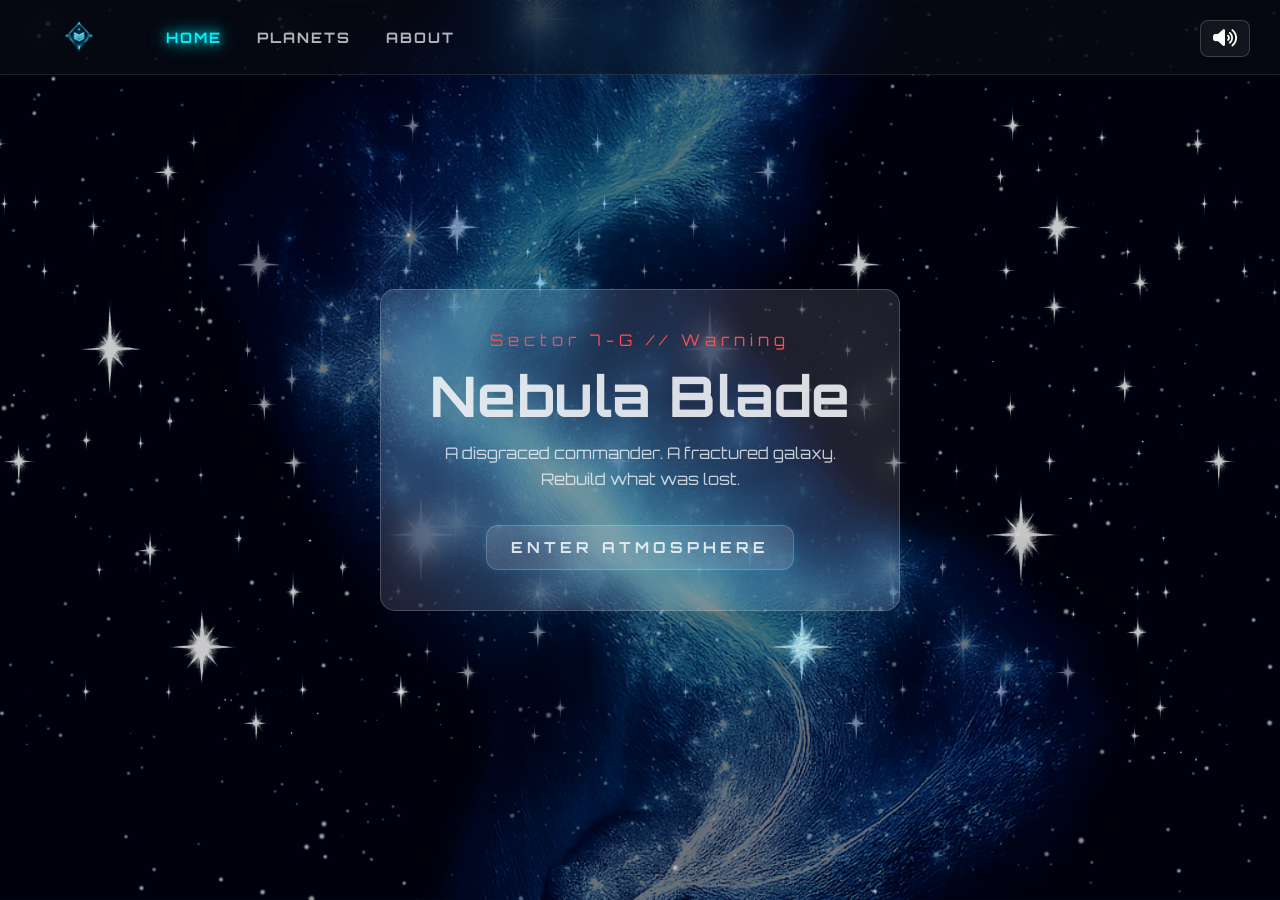
<file: index.html>
<!DOCTYPE html>
<html lang="en">
<head>
  <meta charset="UTF-8" />
  <meta name="viewport" content="width=device-width, initial-scale=1.0" />
  <title>Nebula Blade | Welcome</title>
  <link rel="icon" type="image/png" href="assets/nav_icon.png">
  <link rel="stylesheet" href="styles/style.css" />
  <link rel="stylesheet" href="https://cdnjs.cloudflare.com/ajax/libs/font-awesome/6.4.2/css/all.min.css">
</head>
<body class="planet-page">

  <!-- BACKGROUND LAYERS -->
  <div class="space-layer back"></div>
  <div class="space-layer mid"></div>
  <div class="space-layer front"></div>

  <header class="nav-bar">
    <nav>
      <a href="index.html" class="logo">
        <img src="assets/nav_icon.png" alt="Nebula Blade Badge" class="nav-logo-img">
      </a>
      <div class="nav-links">
        <a href="index.html" class="active">Home</a>
        <a href="planets.html">Planets</a>
        <a href="about.html">About</a>
        <button id="soundToggle" class="nav-sound-btn">
        <i id="soundIcon" class="fa-solid fa-volume-high"></i>
        </button>
      </div>
    </nav>
  </header>

  <main class="center-wrapper">
    <!-- STAGE 1: LANDING -->
    <section id="landing-screen" class="glass-panel intro animate-in">
      <span class="eyebrow" style="color: #ff4d4d; letter-spacing: 5px;">Sector 7-G // Warning</span>
      <h1 style="font-size: 3.5rem; margin: 10px 0;">Nebula Blade</h1>
      <p>A disgraced commander. A fractured galaxy. Rebuild what was lost.</p>
      <button id="enter-atmosphere" class="glow-btn">Enter Atmosphere</button>
    </section>

    <!-- STAGE 2: STORY (Hidden by default) -->
    <section id="story-screen" class="glass-panel story-panel hidden" style="opacity: 0;">
      <div class="story-header">
        <span class="eyebrow" style="color: var(--accent);">Archive Decrypted // Log 01</span>
        <h2 style="font-size: 2rem; margin: 10px 0;">The Fall of the Fleet</h2>
      </div>
      <div class="story-content">
        <p>Once, you ruled the trade routes of the Core. Your word was law.</p>
        <p>But power breeds envy. A shadow coup stripped your rank and left you for dead.</p>
        <p><strong style="color: var(--accent);">Now, you have nothing but your blade.</strong> Collect every coin. Rebuild your sanctuary. Reclaim your legacy.</p>
      </div>
      <div class="actions">
        <button id="start-mission" class="glow-btn success">Initialize Mission</button>
      </div>
    </section>
  </main>

  <audio id="bg-music" src="assets/sounds/ambient.mp3" loop></audio>
  <audio id="clickSound" src="assets/sounds/click.wav"></audio>

  <script src="scripts/audio.js"></script>
  <script>
    const landing = document.getElementById('landing-screen');
    const story = document.getElementById('story-screen');
    const enterBtn = document.getElementById('enter-atmosphere');
    const missionBtn = document.getElementById('start-mission');
    const bgMusic = document.getElementById('bg-music');
    const clickSound = document.getElementById('clickSound');

    // Transition 1: Landing -> Story
    enterBtn.addEventListener('click', () => {
      clickSound.play().catch(()=>{});
      bgMusic.play().catch(()=>{});
      
      landing.classList.add('fade-out');
      
      setTimeout(() => {
        landing.style.display = 'none';
        story.classList.remove('hidden');
        story.style.opacity = "1";
        story.classList.add('animate-in'); // New cinematic slide-in
      }, 500);
    });

    // Transition 2: Story -> Planets
    missionBtn.addEventListener('click', () => {
      clickSound.play().catch(()=>{});
      missionBtn.innerText = "ACCESSING CHART...";
      
      story.classList.add('fade-out');
      setTimeout(() => {
        window.location.href = "planets.html";
      }, 600);
    });
  </script>
</body>
</html>
</file>
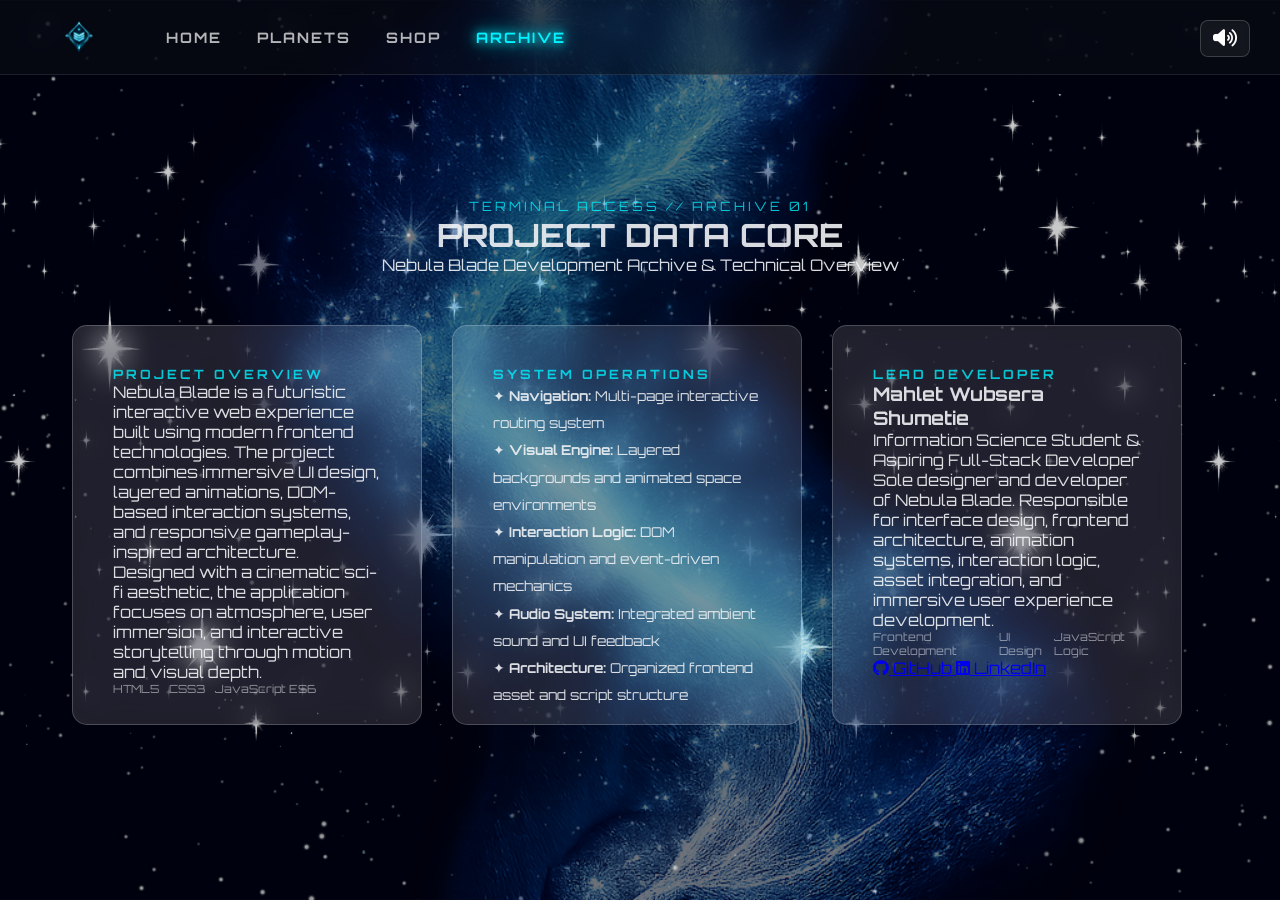
<file: about.html>
<!DOCTYPE html>
<html lang="en">
<head>
  <meta charset="UTF-8" />
  <meta name="viewport" content="width=device-width, initial-scale=1.0" />
  <title>Nebula Blade | Project Archive</title>

  <link rel="icon" type="image/png" href="assets/nav_icon.png">
  <link rel="stylesheet" href="styles/style.css" />

  <!-- Font Awesome -->
  <link rel="stylesheet"
    href="https://cdnjs.cloudflare.com/ajax/libs/font-awesome/6.4.2/css/all.min.css">
</head>

<body class="planet-page">

  <!-- BACKGROUND LAYERS -->
  <div class="space-layer back"></div>
  <div class="space-layer mid"></div>
  <div class="space-layer front"></div>

  <!-- NAVIGATION -->
  <header class="nav-bar">
    <nav>

      <!-- LOGO -->
      <a href="index.html" class="logo">
        <img src="assets/nav_icon.png"
             alt="Nebula Blade Badge"
             class="nav-logo-img">
      </a>

      <!-- NAV LINKS -->
      <div class="nav-links">
        <a href="index.html">Home</a>
        <a href="planets.html">Planets</a>
        <a href="shop.html">Shop</a>
        <a href="about.html" class="active">Archive</a>
      </div>

      <!-- SOUND BUTTON -->
      <button id="soundToggle" class="nav-sound-btn">
        <i id="soundIcon" class="fa-solid fa-volume-high"></i>
      </button>

    </nav>
  </header>

  <!-- MAIN CONTENT -->
  <main class="chart-container">

    <!-- HEADER -->
    <div class="chart-header">
      <span class="eyebrow cyan-text">
        TERMINAL ACCESS // ARCHIVE 01
      </span>

      <h1>PROJECT DATA CORE</h1>

      <p class="subtitle">
        Nebula Blade Development Archive & Technical Overview
      </p>
    </div>

    <!-- ARCHIVE PANELS -->
    <div class="archive-deck">

      <!-- PANEL 1 -->
      <section class="glass-panel archive-card">

        <h2 class="cyan-text">PROJECT OVERVIEW</h2>

        <p>
          Nebula Blade is a futuristic interactive web experience
          built using modern frontend technologies.
          The project combines immersive UI design,
          layered animations, DOM-based interaction systems,
          and responsive gameplay-inspired architecture.
        </p>

        <p>
          Designed with a cinematic sci-fi aesthetic,
          the application focuses on atmosphere,
          user immersion, and interactive storytelling
          through motion and visual depth.
        </p>

        <div class="tech-list">
          <span>HTML5</span>
          <span>CSS3</span>
          <span>JavaScript ES6</span>
        </div>

      </section>

      <!-- PANEL 2 -->
      <section class="glass-panel archive-card">

        <h2 class="cyan-text">SYSTEM OPERATIONS</h2>

        <ul class="manual-list">

          <li>
            ✦ <strong>Navigation:</strong>
            Multi-page interactive routing system
          </li>

          <li>
            ✦ <strong>Visual Engine:</strong>
            Layered backgrounds and animated space environments
          </li>

          <li>
            ✦ <strong>Interaction Logic:</strong>
            DOM manipulation and event-driven mechanics
          </li>

          <li>
            ✦ <strong>Audio System:</strong>
            Integrated ambient sound and UI feedback
          </li>

          <li>
            ✦ <strong>Architecture:</strong>
            Organized frontend asset and script structure
          </li>

        </ul>

      </section>

      <!-- PANEL 3 -->
      <section class="glass-panel archive-card">

        <h2 class="cyan-text">LEAD DEVELOPER</h2>

        <div class="developer-profile">

          <h3>Mahlet Wubsera Shumetie</h3>

          <p class="dev-role">
            Information Science Student &
            Aspiring Full-Stack Developer
          </p>

          <p class="dev-description">
            Sole designer and developer of Nebula Blade.
            Responsible for interface design,
            frontend architecture,
            animation systems,
            interaction logic,
            asset integration,
            and immersive user experience development.
          </p>

          <div class="tech-list">
            <span>Frontend Development</span>
            <span>UI Design</span>
            <span>JavaScript Logic</span>
          </div>

          <!-- SOCIAL LINKS -->
          <div class="dev-links">

            <a href="https://github.com/Mahlet656"
               target="_blank">

              <i class="fa-brands fa-github"></i>
              GitHub

            </a>

            <a href="https://www.linkedin.com/in/mahlet-w-shumetie-b97809340"
               target="_blank">

              <i class="fa-brands fa-linkedin"></i>
              LinkedIn

            </a>

          </div>

        </div>

      </section>

    </div>

  </main>

  <!-- AUDIO -->
  <audio id="bg-music"
         src="assets/sounds/ambient.mp3"
         loop>
  </audio>

  <!-- SCRIPT -->
  <script src="scripts/audio.js"></script>

</body>
</html>
</file>
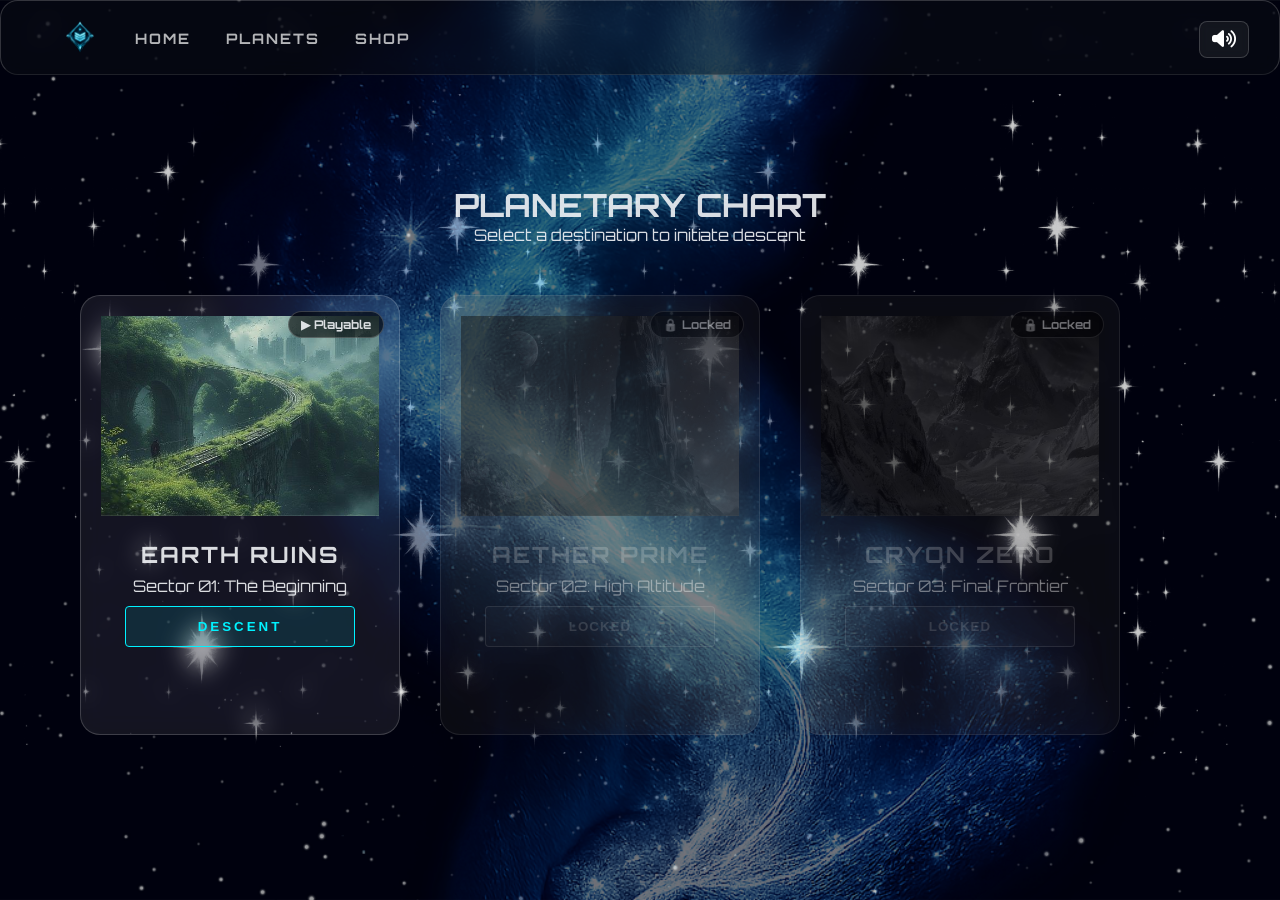
<file: planets.html>
<!DOCTYPE html>
<html lang="en">
<head>
  <meta charset="UTF-8" />
  <meta name="viewport" content="width=device-width, initial-scale=1.0" />
  <title>Nebula Blade | Planetary Chart</title>
  <link rel="icon" type="image/png" href="assets/nav_icon.png">
  <link rel="stylesheet" href="styles/style.css" />
  <link rel="stylesheet" href="https://cdnjs.cloudflare.com/ajax/libs/font-awesome/6.4.2/css/all.min.css">
</head>
<body class="planet-page">

  <!-- BACKGROUND LAYERS -->
  <!-- GLOBAL BACKGROUND LAYERS -->
<div class="space-layer back"></div>   <!-- Constant Stars -->
<div class="space-layer mid"></div>    <!-- Moving Stars -->
<div class="space-layer front"></div>  <!-- Static Nebula -->  <!-- Moving -->

  <header class="nav-bar glass">
  <a href="index.html" class="logo">
  <img src="assets/nav_icon.png" alt="Nebula Blade Badge" class="nav-logo-img">
</a>
  
  <div class="nav-links">
    <a href="index.html">Home</a>
    <a href="planets.html">Planets</a>
    <a href="shop.html">Shop</a>
  </div>

  <!-- Translucent Sound Icon on the right -->
 <button id="soundToggle" class="nav-sound-btn">
  <i id="soundIcon" class="fa-solid fa-volume-high"></i>
</button>
</header>
  <main class="chart-container">
    <div class="chart-header">
      <h1>PLANETARY CHART</h1>
      <p class="subtitle">Select a destination to initiate descent</p>
    </div>

    <!-- Responsive Wrapper -->
    <div class="planet-row">
      
      <!-- EARTH -->
      <div class="planet-card glass" data-id="earth">
        <div class="status-tag" id="status-earth">▶ Playable</div>
        <div class="planet-preview earth-img"></div>
        <div class="planet-content">
          <h2>EARTH RUINS</h2>
          <p>Sector 01: The Beginning</p>
          <button class="planet-btn" onclick="startPlanet('earth')">DESCENT</button>
        </div>
      </div>

      <!-- AETHER -->
      <div class="planet-card glass locked" data-id="aether">
        <div class="status-tag" id="status-aether">🔒 Locked</div>
        <div class="planet-preview aether-img"></div>
        <div class="planet-content">
          <h2>AETHER PRIME</h2>
          <p>Sector 02: High Altitude</p>
          <button class="planet-btn" disabled onclick="startPlanet('aether')">LOCKED</button>
        </div>
      </div>

      <!-- CRYON -->
      <div class="planet-card glass locked" data-id="cryon">
        <div class="status-tag" id="status-cryon">🔒 Locked</div>
        <div class="planet-preview cryon-img"></div>
        <div class="planet-content">
          <h2>CRYON ZERO</h2>
          <p>Sector 03: Final Frontier</p>
          <button class="planet-btn" disabled onclick="startPlanet('cryon')">LOCKED</button>
        </div>
      </div>

    </div>
  </main>

  <audio id="bg-music" src="assets/sounds/ambient.mp3" loop></audio>
  <script src="scripts/audio.js"></script>
  <script src="scripts/planets.js"></script>
  <!--<script src="scripts/transitions.js"></script>-->
  
</body>
</html>
</file>
<file: styles/style.css>
@import url('https://fonts.googleapis.com/css2?family=Orbitron:wght@400;700;900&display=swap');
:root {
  --glass-bg: rgba(255, 255, 255, 0.08);
  --glass-border: rgba(255, 255, 255, 0.18);
  --text: rgba(240, 242, 245, 0.9);
  --blur: 16px;
}
* {
  margin: 0;
  padding: 0;
  box-sizing: border-box;
}

body {
  font-family: system-ui, sans-serif;
  color: var(--text);
  min-height: 100vh;
  overflow: hidden;
  background: black;
}

.shop-container {
  max-width: 900px;
  margin: 80px auto;
  padding: 30px;
}

.shop-items {
  display: flex;
  gap: 20px;
}

.shop-item {
  flex: 1;
  padding: 20px;
  border-radius: 16px;
  backdrop-filter: blur(12px);
  background: rgba(255,255,255,0.08);
}

.shop-item button {
  margin-top: 10px;
  padding: 10px 20px;
  cursor: pointer;
}

/* ===============================
   SPACE BACKGROUND
================================ */

.space-layer {
  position: fixed;
  inset: 0;
  z-index: -3;
  background-position: center;
  background-repeat: no-repeat;
  background-size: cover;
}


/* Static Nebula Layer */
.space-layer.front {
  background-image: url("../assets/space/nebula.png");
  opacity: 0.45; 
  z-index: -3;   
  background-size: cover;
  pointer-events: none;
}

/* FAR STARS (SLOW) */
.space-layer.back {
  background-image: url("../assets/space/stars-back.png");
  background-repeat: repeat-x;
  background-size: auto 100%;
  animation: starsSlow 240s linear infinite;
  opacity: 0.6;
}


.space-layer.mid {
  background-image: url("../assets/space/stars-mid.png");
  background-repeat: repeat-x;
  background-size: auto 100%;
  animation: starsFast 140s linear infinite;
  opacity: 0.8;
}

@keyframes starsSlow {
  from { background-position-x: 0; }
  to { background-position-x: -4000px; }
}

@keyframes starsFast {
  from { background-position-x: 0; }
  to { background-position-x: -2500px; }
}


/* ===============================
   NAV BAR
================================ */

.nav-bar nav {
  display: flex;
  width: 100%;
  justify-content: space-between; 
  align-items: center;
  height: 100%;
}

.nav-bar nav {
  display: flex;
  gap: 2rem;
}

.nav-bar a {
  color: var(--text);
  text-decoration: none;
  font-weight: 500;
}

/* ===============================
   GLASS PANELS
================================ */

.glass,
.glass-panel {
  background: var(--glass-bg);
  backdrop-filter: blur(var(--blur));
  border: 1px solid var(--glass-border);
  border-radius: 18px;
}

/* ===============================
   CENTER CONTENT
================================ */

.center-wrapper {
  min-height: 100vh;
  display: grid;
  place-items: center;
  padding: 2rem;
}

.intro {
  max-width: 520px;
  padding: 2.5rem;
  text-align: center;
}

.intro h1 {
  font-size: 2.2rem;
  margin-bottom: 1rem;
  letter-spacing: 0.5px;
}

.intro p {
  font-size: 1rem;
  line-height: 1.6;
  margin-bottom: 2rem;
  opacity: 0.9;
}

.intro button {
  background: rgba(255,255,255,0.12);
  color: var(--text);
  border: 1px solid var(--glass-border);
  padding: 0.75rem 1.5rem;
  border-radius: 12px;
  cursor: pointer;
  font-size: 0.95rem;
}

.intro button:hover {
  background: rgba(255,255,255,0.2);
}


/* ===============================
   GAME WORLD
================================ */

.game-container {
  padding-top: 5rem;
  display: flex;
  justify-content: center;
}

.game-world {
  position: relative;
  width: 90vw;
  max-width: 1100px;
  height: 420px;
  overflow: hidden;
  border-radius: 20px;
  background: #0b0e14;
}

#goal {
  position: absolute;
  bottom: 36px;
  width: 80px;
  height: 200px;
  opacity: 0; 
}

#winScreen {
  position: fixed;
  inset: 0;
  display: grid;
  place-items: center;
  text-align: center;
  z-index: 100;
}

.hidden {
  display: none;
}

#winScreen h2 {
  font-size: 2rem;
  margin-bottom: 1rem;
}


/* ===============================
   PARALLAX LAYERS
================================ */

.layer {
  position: absolute;
  width: 100%;
  height: 100%;
}

.background {
  position: absolute;
  inset: 0;
  background-repeat: repeat-x; 
  background-size: auto 100%;   
  background-position: bottom;
  z-index: 1;
}


.midground {
  background: url("../assets/earth/fog.png") repeat;
  opacity: 0.15;
  animation: fogDrift 60s linear infinite;
  z-index: 2;
}

@keyframes fogDrift {
  from { background-position-x: 0; }
  to { background-position-x: 1200px; }
}

/* ===============================
   PLAYER
================================ */

.player {
  position: absolute;
  bottom: 36px;
  background-repeat: no-repeat;
  image-rendering: pixelated; 
  z-index: 4;
  transition: none; 
}

/* ===============================
   ENEMY & COIN
================================ */

.enemy {
  position: absolute;
  background-repeat: no-repeat;
  image-rendering: pixelated;
  z-index: 5;
  transform-origin: bottom center; 
  transition: none;
}
.coin {
  position: absolute;
  bottom: 80px;
  left: 450px;
  width: 32px;
  height: 32px;
  background: url("../assets/items/coin.png") center / contain no-repeat;
  animation: floatCoin 2s ease-in-out infinite;
  z-index: 4;
  transition: opacity 0.3s;
}
.nav-bar {
  display: flex !important;
  position: fixed;
  top: 0; left: 0; width: 100%;
  height: 75px;
  padding: 0 4rem;
  background: rgba(10, 15, 20, 0.5);
  backdrop-filter: blur(12px);
  border-bottom: 1px solid rgba(255, 255, 255, 0.1);
  z-index: 1000;
}

.hud {
  position: absolute;
  top: 1rem;
  right: 1rem;
  padding: 1rem 1.5rem;
  background: rgba(255,255,255,0.08);
  backdrop-filter: blur(14px);
  border-radius: 14px;
  border: 1px solid rgba(255,255,255,0.18);
  z-index: 10;
}

.glass-panel {
  background: rgba(255,255,255,0.08);
  backdrop-filter: blur(14px);
  border: 1px solid rgba(255,255,255,0.18);
  border-radius: 18px;
}

@keyframes floatCoin {
  0%, 100% { transform: translateY(0); }
  50% { transform: translateY(-8px); }
}

.planet-container {
  padding: 40px;
  color: white;
}

.planet-grid {
  display: flex;
  gap: 20px;
}

.planet-card {
  width: 220px;
  height: 440px !important;
  padding: 20px;
  background: rgba(255,255,255,0.08);
  border-radius: 16px;
  backdrop-filter: blur(12px);
}

.planet-card button {
  margin-top: 10px;
  width: 100%;
}

.sound-btn {
  position: fixed;
  bottom: 20px;
  right: 20px;
  width: 50px;
  height: 50px;
  border-radius: 50%;
  background: rgba(255, 255, 255, 0.1);
  backdrop-filter: blur(10px);
  border: 1px solid rgba(255, 255, 255, 0.2);
  color: white;
  font-size: 1.5rem;
  cursor: pointer;
  z-index: 9999;
  display: flex;
  align-items: center;
  justify-content: center;
  transition: 0.3s;
}

.sound-btn:hover {
  background: rgba(255, 255, 255, 0.2);
  transform: scale(1.1);
}

/* ===============================
   STARRY NIGHT BACKGROUND
================================ */
.planet-page {
  background: #020408;
  overflow: hidden;
}

.space-bg {
  position: fixed;
  inset: 0;
  z-index: -1;
  background: radial-gradient(circle at center, #0a1128 0%, #000 100%);
}

.stars {
  position: absolute;
  width: 100%;
  height: 100%;
  background-image: 
    radial-gradient(1px 1px at 20px 30px, #fff, rgba(0,0,0,0)),
    radial-gradient(1.5px 1.5px at 100px 150px, #fff, rgba(0,0,0,0)),
    radial-gradient(1px 1px at 200px 300px, #00f2ff, rgba(0,0,0,0));
  background-size: 400px 400px;
  opacity: 0.5;
  animation: starPulse 4s ease-in-out infinite alternate;
}

@keyframes starPulse {
  from { opacity: 0.3; } to { opacity: 0.7; }
}

/* ===============================
   HORIZONTAL GLASS PANELS
================================ */
.chart-container {
  padding: 120px 20px 40px;
  min-height: 100vh;
  display: flex;
  flex-direction: column;
  align-items: center;
}

.planet-row {
  display: flex;
  flex-direction: row; 
  flex-wrap: nowrap;   
  justify-content: flex-start; 
  gap: 40px;
  width: 95vw;
  max-width: 1200px;
  padding: 40px;
  
 
  overflow-x: auto;
  scroll-behavior: smooth;
}

.horizontal-wrapper {
  display: flex;
  gap: 2.5rem;
  padding: 40px;
  overflow-x: auto;
  width: 95vw;
  justify-content: center;
}

.planet-card {
  width: 300px; 
  height: 450px;
  flex: 0 0 320px; 
  height: 500px;
  position: relative;
  overflow: hidden;
  border-radius: 20px;
  transition: 0.3s transform ease;
}
.planet-row::-webkit-scrollbar {
  height: 8px;
}

.planet-row::-webkit-scrollbar-thumb {
  background: rgba(0, 242, 255, 0.3);
  border-radius: 10px;
}

.planet-card:hover {
  transform: translateY(-20px);
  border-color: #00f2ff;
  box-shadow: 0 15px 40px rgba(0, 242, 255, 0.15);
}

.planet-card:hover:not(.locked) {
  transform: translateY(-10px);
  border-color: #00f2ff;
}

.planet-preview {
  height: 55%;
  width: 100%;
  background-size: cover;
  background-position: center;
  border-bottom: 1px solid rgba(255, 255, 255, 0.1);
}


.earth-img { background-image: linear-gradient(rgba(0,0,0,0.3), rgba(0,0,0,0.3)), url('../assets/earth/earth_preview.png'); background-color: #1a4a1a; }
.aether-img { background-image: linear-gradient(rgba(0,0,0,0.3), rgba(0,0,0,0.3)), url('../assets/aether/aether_preview.png'); background-color: #330066; }
.cryon-img { background-image: linear-gradient(rgba(0,0,0,0.3), rgba(0,0,0,0.3)), url('../assets/cryon/cryon_preview.png'); background-color: #003366; }

.planet-content {
  padding: 1.5rem;
  text-align: center;
  flex-grow: 1;
  display: flex;
  flex-direction: column;
  justify-content: space-between;
}

.planet-content h2 {
  font-size: 1.4rem;
  letter-spacing: 2px;
  margin-bottom: 0.5rem;
}

/* Buttons */
.travel-btn, .buy-btn {
  background: #00f2ff;
  color: #000;
  border: none;
  padding: 12px;
  border-radius: 8px;
  font-weight: 900;
  cursor: pointer;
  text-transform: uppercase;
  transition: 0.3s;
}

.buy-btn {
  background: rgba(255,255,255,0.1);
  color: white;
  border: 1px solid #00f2ff;
}

.buy-btn:hover { background: #00f2ff; color: black; }

/* Locked State Aesthetics */
.locked .planet-preview { filter: grayscale(1) brightness(0.5); }
.locked h2 { opacity: 0.5; }

.status-tag {
  position: absolute;
  top: 15px;
  right: 15px;
  padding: 5px 12px;
  background: rgba(0,0,0,0.6);
  border-radius: 20px;
  font-size: 0.75rem;
  font-weight: bold;
  z-index: 10;
  border: 1px solid rgba(255,255,255,0.2);
}

.locked { opacity: 0.5; filter: grayscale(1); cursor: not-allowed; }
.completed { border: 2px solid #00ff88; }
.completed .status-tag { color: #00ff88; border-color: #00ff88; }



.earth-img { 
  background-image: url('../assets/planets/earth.jpg'); 
}

.aether-img { 
  background-image: url('../assets/planets/aether.jpg'); 
}

.cryon-img { 
  background-image: url('../assets/planets/cryon.jpg'); 
}


.planet-preview {
  height: 200px;
  width: 100%;
  background-size: cover;
  background-position: center;
  background-repeat: no-repeat;
}

.hidden {
  display: none !important;
}

.planet-btn {
  background: rgba(0, 242, 255, 0.1);
  border: 1px solid #00f2ff;
  color: #00f2ff;
  padding: 12px 0;
  width: 85%;
  border-radius: 4px;
  font-family: 'Segoe UI', Tahoma, Geneva, Verdana, sans-serif;
  font-weight: 900;
  text-transform: uppercase;
  letter-spacing: 3px;
  cursor: pointer;
  transition: all 0.3s cubic-bezier(0.23, 1, 0.32, 1);
  position: relative;
  overflow: hidden;
  margin-top: 15px;
}
.planet-btn:hover:not(:disabled) {
  background: #00f2ff;
  color: #000;
  box-shadow: 0 0 20px rgba(0, 242, 255, 0.6);
  transform: translateY(-3px);
}

.planet-btn:active:not(:disabled) {
  transform: translateY(-1px);
  filter: brightness(1.2);
}


.planet-btn:disabled {
  border-color: rgba(255, 255, 255, 0.2);
  color: rgba(255, 255, 255, 0.3);
  background: rgba(255, 255, 255, 0.05);
  cursor: not-allowed;
  letter-spacing: 1px;
}

.overlay {
  position: fixed;
  top: 0;
  left: 0;
  width: 100%;
  height: 100%;
  background: rgba(0, 0, 0, 0.8);
  display: flex;
  justify-content: center;
  align-items: center;
  z-index: 9999;
}
.fail-title {
  color: #ff4d4d;
  font-size: 2.2rem;
  font-weight: 900;
  letter-spacing: 2px;
  text-shadow: 0 0 15px rgba(255, 77, 77, 0.4);
  margin-bottom: 1rem;
}

.modal-actions {
  display: flex;
  flex-direction: column; 
  gap: 12px;
  width: 100%;
  margin-top: 20px;
}


.btn-ui {
  background: rgba(255, 255, 255, 0.05);
  border: 1px solid rgba(255, 255, 255, 0.2);
  color: white;
  padding: 12px;
  border-radius: 6px;
  font-weight: bold;
  text-transform: uppercase;
  letter-spacing: 2px;
  cursor: pointer;
  transition: all 0.3s ease;
}


.btn-ui.restart {
  border-color: #ff4d4d;
  color: #ff4d4d;
}
.btn-ui.restart:hover {
  background: #ff4d4d;
  color: white;
  box-shadow: 0 0 20px rgba(255, 77, 77, 0.5);
}

.btn-ui.shop {
  border-color: #00f2ff;
  color: #00f2ff;
}
.btn-ui.shop:hover {
  background: #00f2ff;
  color: black;
  box-shadow: 0 0 20px rgba(0, 242, 255, 0.5);
}

.btn-ui.home:hover {
  background: rgba(255, 255, 255, 0.2);
  border-color: white;
}

.fail-modal {
  border: 1px solid rgba(255, 77, 77, 0.3);
  box-shadow: 0 0 40px rgba(255, 77, 77, 0.1);
  padding: 3rem;
}

.fail-title {
  color: #ff4d4d;
  font-size: 2.5rem;
  font-weight: 900;
  letter-spacing: 4px;
  margin-top: 0.5rem;
  text-shadow: 0 0 20px rgba(255, 77, 77, 0.3);
}

.red-text { color: #ff4d4d; opacity: 0.8; }

.stats-grid {
  background: rgba(0,0,0,0.3);
  padding: 1rem;
  border-radius: 8px;
  margin: 1.5rem 0;
  border: 1px dashed rgba(255,255,255,0.1);
}

.stat-box label {
  display: block;
  font-size: 0.7rem;
  text-transform: uppercase;
  color: #94a3b8;
  letter-spacing: 2px;
}

.stat-box .value {
  font-size: 1.5rem;
  font-weight: 800;
  color: #fff;
}


.btn-cyber {
  background: rgba(255, 255, 255, 0.03);
  border: 1px solid rgba(255, 255, 255, 0.2);
  color: #fff;
  padding: 14px;
  font-weight: 800;
  text-transform: uppercase;
  letter-spacing: 3px;
  cursor: pointer;
  transition: all 0.3s cubic-bezier(0.23, 1, 0.32, 1);
  margin-bottom: 5px;
}

.btn-cyber.retry { border-color: #ff4d4d; color: #ff4d4d; }
.btn-cyber.retry:hover { background: #ff4d4d; color: #000; box-shadow: 0 0 20px rgba(255, 77, 77, 0.4); }

.btn-cyber.shop { border-color: #00f2ff; color: #00f2ff; }
.btn-cyber.shop:hover { background: #00f2ff; color: #000; box-shadow: 0 0 20px rgba(0, 242, 255, 0.4); }

.btn-cyber.home:hover { background: #fff; color: #000; }


.success-modal {
  border: 1px solid rgba(0, 242, 255, 0.3);
  box-shadow: 0 0 40px rgba(0, 242, 255, 0.1);
  padding: 3rem;
}

.success-title {
  color: #00f2ff;
  font-size: 2.5rem;
  font-weight: 900;
  letter-spacing: 4px;
  margin-top: 0.5rem;
  text-shadow: 0 0 20px rgba(0, 242, 255, 0.3);
}

.cyan-text { 
  color: #00f2ff; 
  opacity: 0.8; 
  text-transform: uppercase;
  letter-spacing: 3px;
  font-size: 0.8rem;
}

.success-stats {
  border: 1px dashed rgba(0, 242, 255, 0.2);
}


.btn-cyber.success { 
  border-color: #00f2ff; 
  color: #00f2ff; 
}
.btn-cyber.success:hover { 
  background: #00f2ff; 
  color: #000; 
  box-shadow: 0 0 20px rgba(0, 242, 255, 0.4); 
}

.notify-bar {
  position: fixed;
  top: -120px; 
  left: 50%;
  transform: translateX(-50%);
  width: 350px;
  background: rgba(0, 20, 30, 0.9);
  backdrop-filter: blur(15px);
  border: 1px solid #00f2ff;
  border-top: none;
  border-radius: 0 0 15px 15px;
  padding: 15px;
  z-index: 9999; 
  transition: top 0.6s cubic-bezier(0.23, 1, 0.32, 1); 
  text-align: center;
  box-shadow: 0 10px 30px rgba(0, 242, 255, 0.3);
}


.notify-bar.active {
  top: 0; 
}

.notify-content {
  color: #00f2ff;
  font-weight: 900;
  text-transform: uppercase;
  letter-spacing: 2px;
  font-size: 0.85rem;
}

.notify-glow {
  position: absolute;
  bottom: 0;
  left: 0;
  width: 100%;
  height: 2px;
  background: #00f2ff;
  box-shadow: 0 0 15px #00f2ff;
}

.coin {
  position: absolute;
  width: 32px;
  height: 32px;
  background: url("../assets/items/coin.png") center / contain no-repeat;
  z-index: 4;
  filter: drop-shadow(0 0 8px rgba(255, 215, 0, 0.8));
  animation: floatCoin 2s ease-in-out infinite, coinPulse 1.5s ease-in-out infinite alternate;
}

@keyframes coinPulse {
  from { filter: drop-shadow(0 0 5px rgba(255, 215, 0, 0.6)); }
  to { filter: drop-shadow(0 0 15px rgba(255, 215, 0, 1)); }
}

.story-panel {
  max-width: 700px;
  padding: 4rem;
  text-align: left;
  border: 1px solid rgba(0, 242, 255, 0.3);
  box-shadow: 0 0 50px rgba(0, 242, 255, 0.1);
}

.story-content p {
  line-height: 1.8;
  margin-bottom: 1.5rem;
  font-size: 1.1rem;
  color: rgba(255, 255, 255, 0.9);
}

.story-content strong {
  color: #00f2ff;
  text-shadow: 0 0 10px rgba(0, 242, 255, 0.5);
}

.hidden {
  display: none !important;
}

.animate-in {
  animation: slideUpFade 0.8s ease-out forwards;
}

.fade-out {
  animation: fadeOut 0.5s ease-in forwards;
}

@keyframes slideUpFade {
  from { opacity: 0; transform: translateY(30px); }
  to { opacity: 1; transform: translateY(0); }
}

@keyframes fadeOut {
  from { opacity: 1; }
  to { opacity: 0; }
}

.nav-sound-btn {
  background: rgba(255, 255, 255, 0.05);
  border: 1px solid rgba(255, 255, 255, 0.2);
  border-radius: 8px;
  color: white;
  padding: 5px 12px;
  font-size: 1.2rem;
  cursor: pointer;
  transition: 0.3s;
}

.nav-sound-btn:hover {
  background: #00f2ff;
  color: black;
  box-shadow: 0 0 15px #00f2ff;
}

.nav-links {
  display: flex;
  align-items: center;
  gap: 30px;
}

/* ===============================
   SMOOTH PAGE TRANSITIONS
================================ */
.page-transition-overlay {
  position: fixed;
  inset: 0;
  background: #000; 
  z-index: 10000;   
  pointer-events: none;
  transition: opacity 0.6s ease-in-out;
  opacity: 1; 
}


.page-transition-overlay.loaded {
  opacity: 0;
}


body {
  animation: pageZoomIn 0.8s cubic-bezier(0.23, 1, 0.32, 1) forwards;
}

@keyframes pageZoomIn {
  from { opacity: 0; transform: scale(1.05); filter: blur(5px); }
  to { opacity: 1; transform: scale(1); filter: blur(0); }
}


.shop-center {
   padding-top: 100px !important; 
  justify-content: center;
  min-height: 100vh;
}

.shop-wrapper {
  width: 100%;
  display: flex;
  justify-content: center;
  padding: 20px 0;
}

.centered-row {
  justify-content: center; 
  flex-wrap: nowrap;
}


.currency-hud {
  display: flex;
  align-items: center;
  gap: 15px;
  padding: 10px 25px;
  border-radius: 50px;
  border: 1px solid rgba(0, 242, 255, 0.4);
  margin-top: 15px;
  background: rgba(0, 242, 255, 0.05);
}

.coin-icon {
  width: 30px;
  height: 30px;
  background: url('../assets/items/coin.png') center/contain no-repeat;
  filter: drop-shadow(0 0 5px #ffd700);
}

.coin-info label {
  display: block;
  font-size: 0.6rem;
  text-transform: uppercase;
  letter-spacing: 2px;
  color: #94a3b8;
}

.coin-info span {
  font-size: 1.4rem;
  font-weight: 900;
  color: #fff;
}


.health-img {
  background-image: linear-gradient(rgba(0,0,0,0.2), rgba(0,0,0,0.4)), url('../assets/items/health_up.jpg');
}

.speed-img {
  background-image: linear-gradient(rgba(0,0,0,0.2), rgba(0,0,0,0.4)), url('../assets/items/speed_up.jpg');
}

.chart-container {
  z-index: 5;
  position: relative;
}

body, button, h1, h2, .eyebrow {
  font-family: 'Orbitron', sans-serif;
}

.glow-btn {
  background: rgba(0, 242, 255, 0.05);
  border: 1px solid var(--accent);
  color: var(--accent);
  padding: 15px 40px;
  font-weight: 700;
  text-transform: uppercase;
  letter-spacing: 4px;
  cursor: pointer;
  transition: all 0.4s cubic-bezier(0.23, 1, 0.32, 1);
  position: relative;
  overflow: hidden;
  box-shadow: 0 0 10px rgba(0, 242, 255, 0.1);
}

.glow-btn:hover {
  background: var(--accent);
  color: #000;
  box-shadow: 0 0 30px var(--accent);
  transform: translateY(-2px);
}

.glow-btn.success {
  border-color: #00ff88;
  color: #00ff88;
}

.glow-btn.success:hover {
  background: #00ff88;
  box-shadow: 0 0 30px #00ff88;
}

.nav-sound-btn {
  position: fixed;
  top: 20px;
  right: 30px; 
  z-index: 2000;
  background: rgba(255, 255, 255, 0.1);
  backdrop-filter: blur(5px);
  border: 1px solid var(--glass-border);
  padding: 10px 15px;
  border-radius: 50%;
  cursor: pointer;
}

.animate-in {
  animation: slideFadeIn 1s ease-out forwards;
}

.fade-out {
  animation: fadeOut 0.6s ease-in forwards;
}

@keyframes slideFadeIn {
  from { opacity: 0; transform: translateY(20px); filter: blur(10px); }
  to { opacity: 1; transform: translateY(0); filter: blur(0); }
}

@keyframes fadeOut {
  from { opacity: 1; transform: scale(1); }
  to { opacity: 0; transform: scale(0.95); }
}

.nav-icon-img {
  height: 45px !important; 
  width: auto !important;
  display: block;
  filter: drop-shadow(0 0 10px var(--accent));
  transition: transform 0.3s ease;
}

.logo {
  display: flex;
  align-items: center;
   
}



.nav-bar nav {
  display: flex;
  width: 100%;
  align-items: center;
  justify-content: flex-start; 
}

.nav-links {
  display: flex;
  gap: 35px;
  margin-left: 40px; 
}


/* --- Navigation Link Styling --- */
.nav-links a {
  color: rgba(255, 255, 255, 0.7); 
  text-decoration: none;
  text-transform: uppercase;
  font-family: 'Orbitron', sans-serif;
  font-size: 0.9rem;
  font-weight: 700;
  letter-spacing: 2px;
  position: relative;
  transition: all 0.3s ease; 
  padding: 5px 0;
}

.nav-links a:hover {
  color: var(--accent); 
  opacity: 1;
  text-shadow: 0 0 8px var(--accent), 
               0 0 20px var(--accent);
}

.nav-links a::after {
  content: '';
  position: absolute;
  bottom: 0;
  left: 50%;
  width: 0;
  height: 2px;
  background: var(--accent);
  box-shadow: 0 0 10px var(--accent);
  transition: all 0.3s ease;
  transform: translateX(-50%);
}

.nav-links a:hover::after {
  width: 100%; 
}


.nav-links a.active {
  color: var(--accent);
  text-shadow: 0 0 10px var(--accent);
}
.nav-links a.active::after {
  width: 80%; 
}

.nav-icon-img {
  height: 40px !important;
  width: auto !important;
  filter: drop-shadow(0 0 8px var(--accent));
}


.nav-sound-btn {
  margin-left: auto; 
  background: rgba(255, 255, 255, 0.05);
  border: 1px solid var(--glass-border);
  color: white;
  padding: 8px 12px;
  border-radius: 8px;
  cursor: pointer;
  display: flex;
  align-items: center;
  justify-content: center;
  transition: 0.3s;
}

.nav-sound-btn:hover {
  border-color: var(--accent);
  color: var(--accent);
}

.nav-links a:hover, .nav-links a.active {
  color: #00f2ff;
  text-shadow: 0 0 10px #00f2ff, 0 0 20px #00f2ff;
}

.nav-logo-img {
  height: 45px !important;
  width: auto !important;
  filter: drop-shadow(0 0 10px var(--accent));
}

.chart-header {
  margin-bottom: 10px !important;
  text-align: center;
}


.chart-container {
  padding-top: 100px !important; 
  flex-direction: column;
  justify-content: center;
  align-items: center;
  min-height: 100vh;
}

.glass-panel {
  background: rgba(255, 255, 255, 0.12) !important;
  backdrop-filter: blur(15px);
  border: 1px solid rgba(255, 255, 255, 0.2);
  border-radius: 15px;
}

/* --- HORIZONTAL ARCHIVE DECK --- */
.archive-deck {
  display: flex;
  flex-direction: row;
  flex-wrap: nowrap;
  gap: 30px;
  width: 95vw;
  max-width: 1400px;
  padding: 40px;
  overflow-x: auto; /* The Horizontal Scroll switch */
  scroll-behavior: smooth;
  justify-content: flex-start;
}


.archive-deck::-webkit-scrollbar {
  height: 6px;
  display: block !important;
}
.archive-deck::-webkit-scrollbar-thumb {
  background: var(--accent);
  border-radius: 10px;
  box-shadow: 0 0 10px var(--accent);
}

.archive-card {
  flex: 0 0 350px; 
  height: 400px;
  padding: 2.5rem !important;
  text-align: left;
  display: flex;
  flex-direction: column;
}

/* Small Detail Styling */
.tech-list {
  margin-top: auto;
  display: flex;
  gap: 10px;
  font-size: 0.7rem;
  opacity: 0.6;
}

.manual-list {
  list-style: none;
  font-size: 0.85rem;
  line-height: 2;
}

.team-scroll-area {
  overflow-y: auto;
  padding-right: 10px;
}

.member {
  margin-bottom: 12px;
  font-size: 0.85rem;
  display: flex;
  flex-direction: column;
}
.member span {
  font-size: 0.7rem;
  opacity: 0.5;
}
</file>
